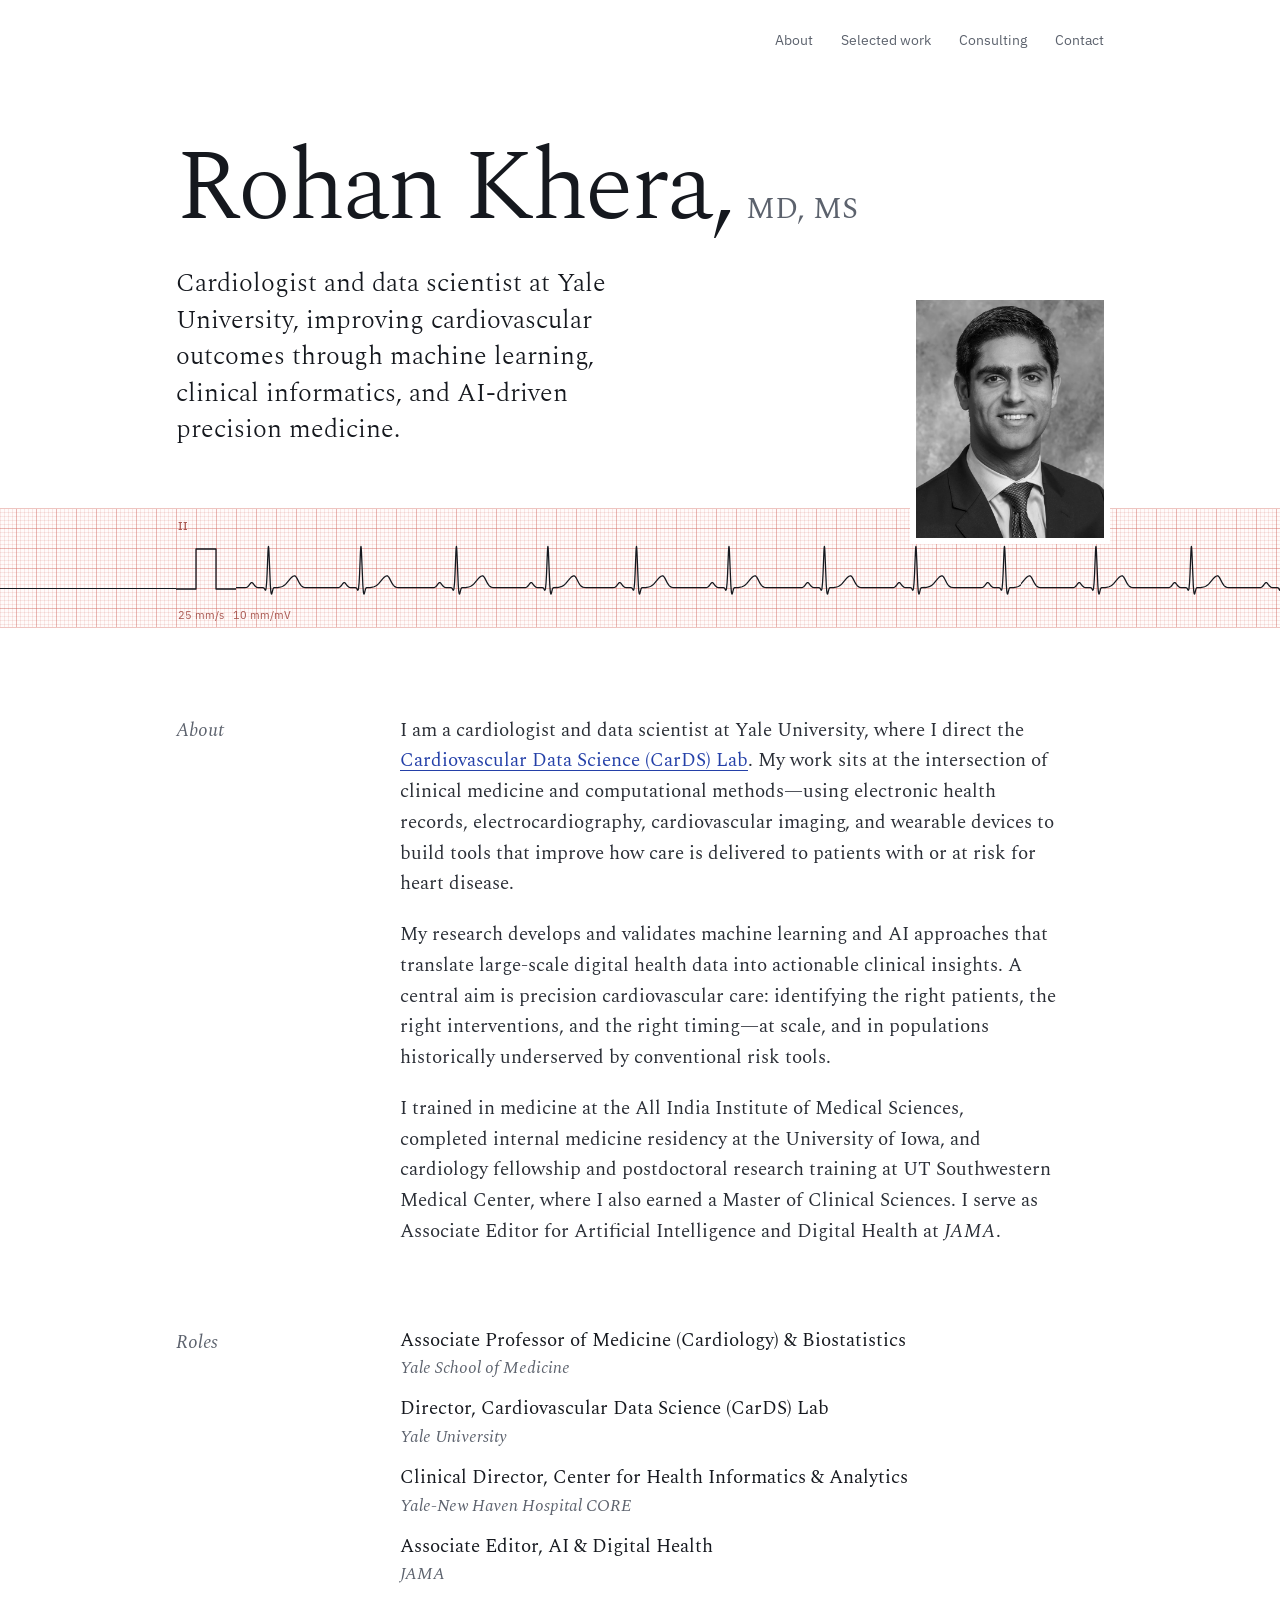
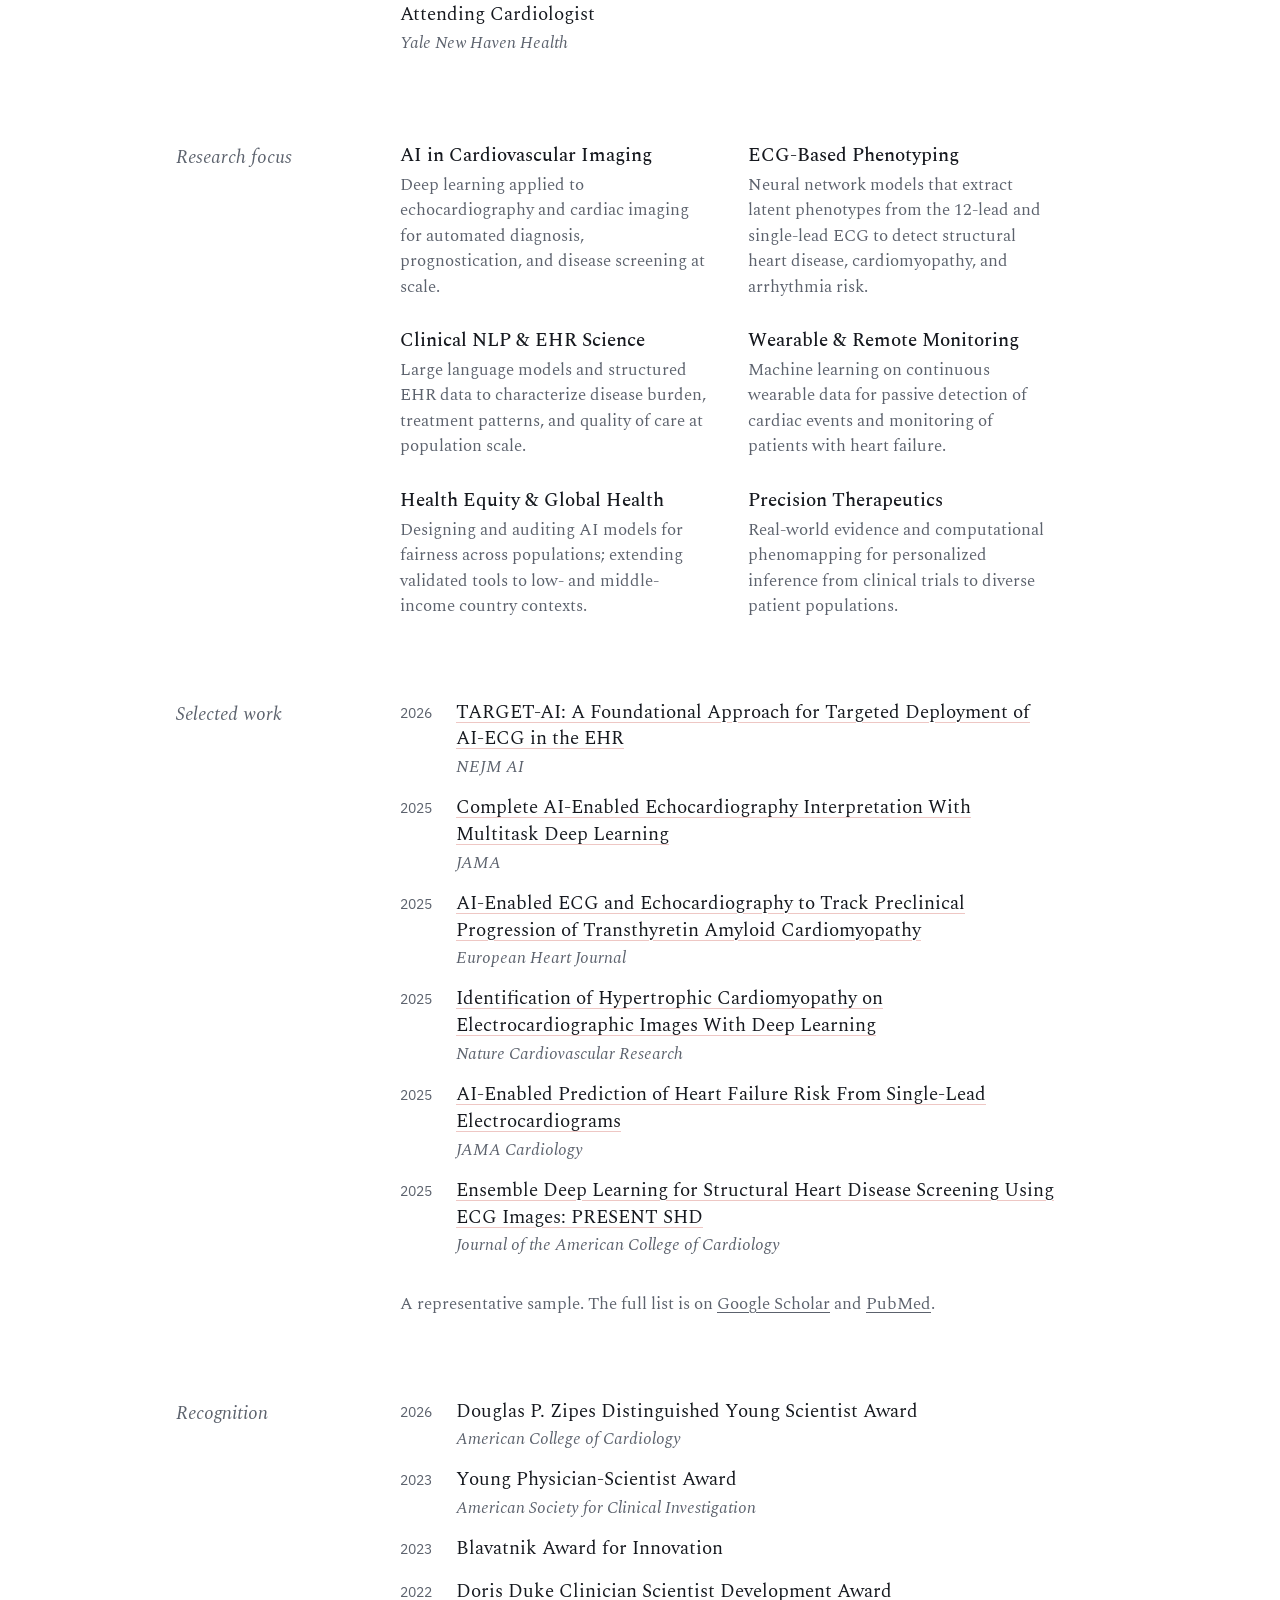
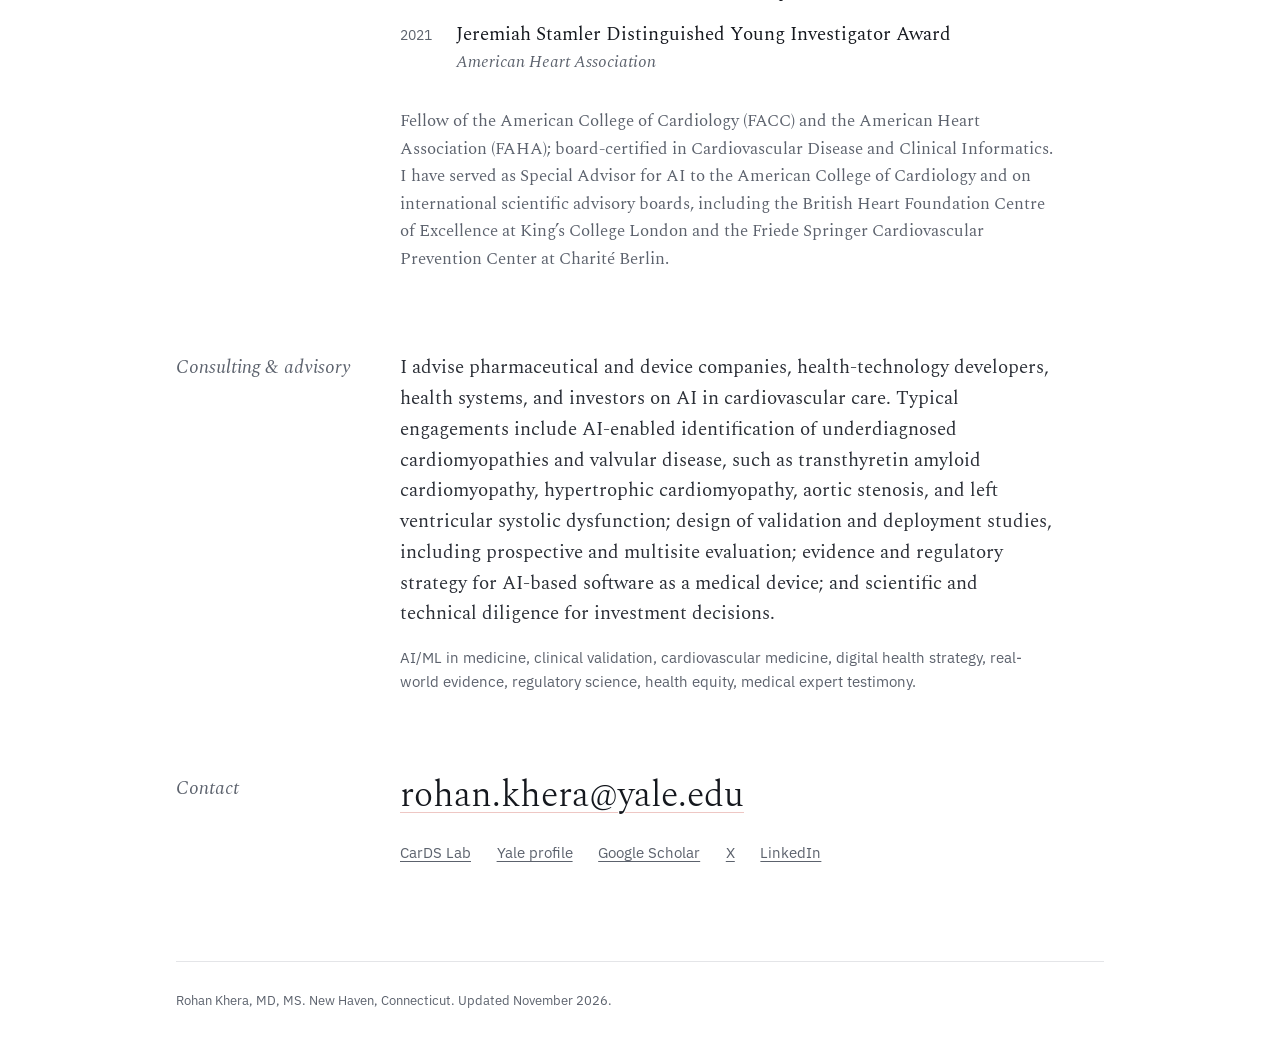
<file: index.html>
<!DOCTYPE html>
<html lang="en">
<head>
  <meta charset="UTF-8" />
  <meta name="viewport" content="width=device-width, initial-scale=1.0" />
  <title>Rohan Khera, MD, MS — Cardiologist &amp; Data Scientist</title>
  <meta name="description" content="Rohan Khera, MD, MS — Cardiologist and data scientist at Yale University and Director of the Cardiovascular Data Science (CarDS) Lab. AI in cardiovascular medicine, clinical validation, and advisory work." />
  <meta name="author" content="Rohan Khera" />
  <meta name="theme-color" content="#ffffff" media="(prefers-color-scheme: light)" />
  <meta name="theme-color" content="#0f1217" media="(prefers-color-scheme: dark)" />
  <link rel="canonical" href="https://rohankhera.com/" />

  <meta property="og:type" content="profile" />
  <meta property="og:url" content="https://rohankhera.com/" />
  <meta property="og:title" content="Rohan Khera, MD, MS" />
  <meta property="og:description" content="Cardiologist and data scientist at Yale University. Director of the CarDS Lab." />
  <meta property="og:image" content="https://rohankhera.com/og-image.jpg" />
  <meta property="og:image:width" content="1200" />
  <meta property="og:image:height" content="630" />
  <meta property="og:image:alt" content="Rohan Khera, MD, MS — Cardiologist and data scientist, Yale University" />
  <meta property="profile:first_name" content="Rohan" />
  <meta property="profile:last_name" content="Khera" />
  <meta name="twitter:card" content="summary_large_image" />
  <meta name="twitter:site" content="@rohan_khera" />
  <meta name="twitter:image" content="https://rohankhera.com/og-image.jpg" />

  <!-- Search engines read this. Keep jobTitle in step with the Roles section. -->
  <script type="application/ld+json">
  {
    "@context": "https://schema.org",
    "@type": "Person",
    "name": "Rohan Khera",
    "honorificSuffix": "MD, MS",
    "jobTitle": "Associate Professor of Medicine (Cardiology) and Biostatistics",
    "worksFor": { "@type": "Organization", "name": "Yale School of Medicine", "url": "https://medicine.yale.edu/" },
    "alumniOf": [
      { "@type": "CollegeOrUniversity", "name": "All India Institute of Medical Sciences" },
      { "@type": "CollegeOrUniversity", "name": "University of Iowa" },
      { "@type": "CollegeOrUniversity", "name": "UT Southwestern Medical Center" }
    ],
    "knowsAbout": ["Cardiology", "Artificial intelligence in medicine", "Machine learning", "Electrocardiography", "Echocardiography", "Clinical informatics"],
    "url": "https://rohankhera.com/",
    "image": "https://rohankhera.com/headshot.jpg",
    "sameAs": [
      "https://www.cards-lab.org/",
      "https://medicine.yale.edu/profile/rohan-khera/",
      "https://scholar.google.com/citations?user=9XhOK4AAAAAJ",
      "https://x.com/rohan_khera",
      "https://www.linkedin.com/in/r-khera/"
    ]
  }
  </script>

  <link rel="icon" type="image/svg+xml" href="assets/favicon.svg" />
  <link rel="apple-touch-icon" href="assets/apple-touch-icon.png" />
  <link rel="preload" href="assets/fonts/spectral-latin-300-normal.woff2" as="font" type="font/woff2" crossorigin />
  <link rel="preload" href="assets/fonts/spectral-latin-400-normal.woff2" as="font" type="font/woff2" crossorigin />
  <link rel="stylesheet" href="assets/site.css" />
</head>
<body>
  <a class="skip" href="#about">Skip to content</a>

  <header>
    <nav class="wrap topnav" aria-label="Sections">
      <a href="#about">About</a>
      <a href="#work">Selected work</a>
      <a href="#consulting">Consulting</a>
      <a href="#contact">Contact</a>
    </nav>

    <div class="wrap intro">
      <h1>Rohan Khera,<span class="degrees"> MD, MS</span></h1>
      <p class="lede">Cardiologist and data scientist at Yale University, improving cardiovascular outcomes through machine learning, clinical informatics, and AI-driven precision medicine.</p>
      <img class="portrait" src="headshot.jpg" alt="Portrait of Rohan Khera" width="640" height="800" />
    </div>

    <!-- Decorative rhythm strip. Nothing here needs editing. -->
    <div class="ecg" aria-hidden="true">
      <div class="wrap ecg__paper">
        <span class="ecg__note ecg__note--lead">II</span>
        <span class="ecg__note ecg__note--scale">25 mm/s   10 mm/mV</span>
      </div>
      <div class="ecg__ink">
        <div class="wrap ecg__run">
          <svg class="ecg__cal" width="60" height="120" viewBox="0 0 60 120"><path d="M0 80H20V40H40V80H60" /></svg>
          <span class="ecg__trace"></span>
        </div>
      </div>
    </div>
  </header>

  <main class="wrap">

    <!-- ═════════ ABOUT ═════════ -->
    <section class="section" id="about">
      <h2>About</h2>
      <div class="prose">
        <p>I am a cardiologist and data scientist at Yale University, where I direct the <a href="https://www.cards-lab.org/">Cardiovascular Data Science (CarDS) Lab</a>. My work sits at the intersection of clinical medicine and computational methods&mdash;using electronic health records, electrocardiography, cardiovascular imaging, and wearable devices to build tools that improve how care is delivered to patients with or at risk for heart disease.</p>
        <p>My research develops and validates machine learning and AI approaches that translate large-scale digital health data into actionable clinical insights. A central aim is precision cardiovascular care: identifying the right patients, the right interventions, and the right timing&mdash;at scale, and in populations historically underserved by conventional risk tools.</p>
        <p>I trained in medicine at the All India Institute of Medical Sciences, completed internal medicine residency at the University of Iowa, and cardiology fellowship and postdoctoral research training at UT Southwestern Medical Center, where I also earned a Master of Clinical Sciences. I serve as Associate Editor for Artificial Intelligence and Digital Health at <em>JAMA</em>.</p>
      </div>
    </section>

    <!-- ═════════ ROLES ═════════
         One <li> per role: the title, then where. -->
    <section class="section" id="roles">
      <h2>Roles</h2>
      <ul class="rows rows--plain">
        <li><div class="what">Associate Professor of Medicine (Cardiology) &amp; Biostatistics <span class="where">Yale School of Medicine</span></div></li>
        <li><div class="what">Director, Cardiovascular Data Science (CarDS) Lab <span class="where">Yale University</span></div></li>
        <li><div class="what">Clinical Director, Center for Health Informatics &amp; Analytics <span class="where">Yale-New Haven Hospital CORE</span></div></li>
        <li><div class="what">Associate Editor, AI &amp; Digital Health <span class="where">JAMA</span></div></li>
        <li><div class="what">Attending Cardiologist <span class="where">Yale New Haven Health</span></div></li>
      </ul>
    </section>

    <!-- ═════════ RESEARCH ═════════
         One <dt> (area) + <dd> (one sentence) per topic. -->
    <section class="section" id="research">
      <h2>Research focus</h2>
      <dl class="topics">
        <div>
          <dt>AI in Cardiovascular Imaging</dt>
          <dd>Deep learning applied to echocardiography and cardiac imaging for automated diagnosis, prognostication, and disease screening at scale.</dd>
        </div>
        <div>
          <dt>ECG-Based Phenotyping</dt>
          <dd>Neural network models that extract latent phenotypes from the 12-lead and single-lead ECG to detect structural heart disease, cardiomyopathy, and arrhythmia risk.</dd>
        </div>
        <div>
          <dt>Clinical NLP &amp; EHR Science</dt>
          <dd>Large language models and structured EHR data to characterize disease burden, treatment patterns, and quality of care at population scale.</dd>
        </div>
        <div>
          <dt>Wearable &amp; Remote Monitoring</dt>
          <dd>Machine learning on continuous wearable data for passive detection of cardiac events and monitoring of patients with heart failure.</dd>
        </div>
        <div>
          <dt>Health Equity &amp; Global Health</dt>
          <dd>Designing and auditing AI models for fairness across populations; extending validated tools to low- and middle-income country contexts.</dd>
        </div>
        <div>
          <dt>Precision Therapeutics</dt>
          <dd>Real-world evidence and computational phenomapping for personalized inference from clinical trials to diverse patient populations.</dd>
        </div>
      </dl>
    </section>

    <!-- ═════════ SELECTED WORK ═════════
         Newest first, about six. To add a paper, copy one <li> and change the
         year, link, title, and journal. -->
    <section class="section" id="work">
      <h2>Selected work</h2>
      <div>
        <ul class="rows">
          <li>
            <time>2026</time>
            <div class="what"><a href="https://doi.org/10.1056/AIoa2500588">TARGET-AI: A Foundational Approach for Targeted Deployment of AI-ECG in the EHR</a> <span class="where">NEJM AI</span></div>
          </li>
          <li>
            <time>2025</time>
            <div class="what"><a href="https://doi.org/10.1001/jama.2025.8731">Complete AI-Enabled Echocardiography Interpretation With Multitask Deep Learning</a> <span class="where">JAMA</span></div>
          </li>
          <li>
            <time>2025</time>
            <div class="what"><a href="https://academic.oup.com/eurheartj/article/46/37/3651/8206181">AI-Enabled ECG and Echocardiography to Track Preclinical Progression of Transthyretin Amyloid Cardiomyopathy</a> <span class="where">European Heart Journal</span></div>
          </li>
          <li>
            <time>2025</time>
            <div class="what"><a href="https://www.nature.com/articles/s44161-025-00685-3">Identification of Hypertrophic Cardiomyopathy on Electrocardiographic Images With Deep Learning</a> <span class="where">Nature Cardiovascular Research</span></div>
          </li>
          <li>
            <time>2025</time>
            <div class="what"><a href="https://doi.org/10.1001/jamacardio.2025.0492">AI-Enabled Prediction of Heart Failure Risk From Single-Lead Electrocardiograms</a> <span class="where">JAMA Cardiology</span></div>
          </li>
          <li>
            <time>2025</time>
            <div class="what"><a href="https://doi.org/10.1016/j.jacc.2025.01.040">Ensemble Deep Learning for Structural Heart Disease Screening Using ECG Images: PRESENT SHD</a> <span class="where">Journal of the American College of Cardiology</span></div>
          </li>
        </ul>
        <p class="aside-note">A representative sample. The full list is on <a href="https://scholar.google.com/citations?user=9XhOK4AAAAAJ&amp;hl=en">Google Scholar</a> and <a href="https://pubmed.ncbi.nlm.nih.gov/?term=khera+rohan%5Bauthor%5D">PubMed</a>.</p>
      </div>
    </section>

    <!-- ═════════ RECOGNITION ═════════
         Newest first. To add an award, copy one <li>. The "where" line is optional. -->
    <section class="section" id="recognition">
      <h2>Recognition</h2>
      <div>
        <ul class="rows">
          <li>
            <time>2026</time>
            <div class="what">Douglas P. Zipes Distinguished Young Scientist Award <span class="where">American College of Cardiology</span></div>
          </li>
          <li>
            <time>2023</time>
            <div class="what">Young Physician-Scientist Award <span class="where">American Society for Clinical Investigation</span></div>
          </li>
          <li>
            <time>2023</time>
            <div class="what">Blavatnik Award for Innovation</div>
          </li>
          <li>
            <time>2022</time>
            <div class="what">Doris Duke Clinician Scientist Development Award</div>
          </li>
          <li>
            <time>2021</time>
            <div class="what">Jeremiah Stamler Distinguished Young Investigator Award <span class="where">American Heart Association</span></div>
          </li>
        </ul>
        <p class="aside-note">Fellow of the American College of Cardiology (FACC) and the American Heart Association (FAHA); board-certified in Cardiovascular Disease and Clinical Informatics. I have served as Special Advisor for AI to the American College of Cardiology and on international scientific advisory boards, including the British Heart Foundation Centre of Excellence at King&rsquo;s College London and the Friede Springer Cardiovascular Prevention Center at Charit&eacute; Berlin.</p>
      </div>
    </section>

    <!-- ═════════ CONSULTING ═════════ -->
    <section class="section" id="consulting">
      <h2>Consulting &amp; advisory</h2>
      <div class="prose">
        <p>I advise pharmaceutical and device companies, health-technology developers, health systems, and investors on AI in cardiovascular care. Typical engagements include AI-enabled identification of underdiagnosed cardiomyopathies and valvular disease, such as transthyretin amyloid cardiomyopathy, hypertrophic cardiomyopathy, aortic stenosis, and left ventricular systolic dysfunction; design of validation and deployment studies, including prospective and multisite evaluation; evidence and regulatory strategy for AI-based software as a medical device; and scientific and technical diligence for investment decisions.</p>
        <p class="areas">AI/ML in medicine, clinical validation, cardiovascular medicine, digital health strategy, real-world evidence, regulatory science, health equity, medical expert testimony.</p>
      </div>
    </section>

    <!-- ═════════ CONTACT ═════════ -->
    <section class="section" id="contact">
      <h2>Contact</h2>
      <div>
        <a class="email" href="mailto:rohan.khera@yale.edu">rohan.khera@yale.edu</a>
        <ul class="elsewhere">
          <li><a href="https://www.cards-lab.org/">CarDS Lab</a></li>
          <li><a href="https://medicine.yale.edu/profile/rohan-khera/">Yale profile</a></li>
          <li><a href="https://scholar.google.com/citations?user=9XhOK4AAAAAJ&amp;hl=en">Google Scholar</a></li>
          <li><a href="https://x.com/rohan_khera">X</a></li>
          <li><a href="https://www.linkedin.com/in/r-khera/">LinkedIn</a></li>
        </ul>
      </div>
    </section>

  </main>

  <!-- Change the date here whenever the page is updated. -->
  <footer class="wrap">
    Rohan Khera, MD, MS. New Haven, Connecticut. Updated November 2026.
  </footer>
</body>
</html>
</file>
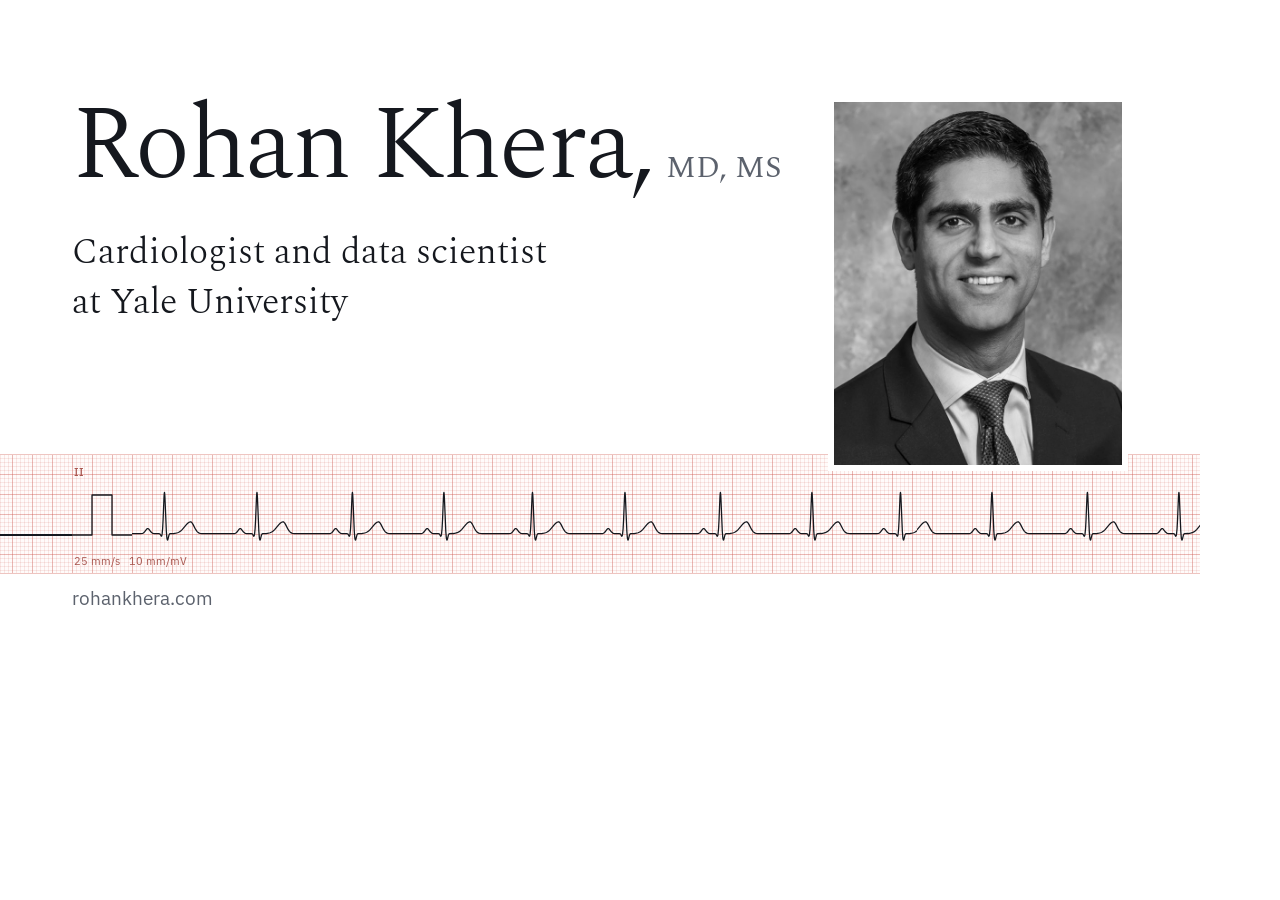
<file: tools/og.html>
<!DOCTYPE html>
<!-- Source for og-image.jpg (the card shown when the site is shared).
     Regenerate with: python3 tools/make_og.py -->
<html lang="en">
<head>
  <meta charset="UTF-8" />
  <meta name="robots" content="noindex" />
  <link rel="stylesheet" href="../assets/site.css" />
  <style>
    html, body { width: 1200px; height: 630px; overflow: hidden; background: #fff; }
    .card { position: relative; width: 1200px; height: 630px; }
    .text { position: absolute; left: 72px; top: 96px; }
    h1 { font-size: 104px; }
    .lede { font-size: 36px; max-width: none; margin-top: 30px; padding: 0; }
    .portrait { position: absolute; right: 72px; top: 96px; width: 300px; margin: 0; left: auto; z-index: 2; }
    .ecg { position: absolute; left: 0; right: 0; bottom: 56px; }
    .ecg .wrap { width: 1056px; margin-left: 72px; }
    .ecg__ink { animation: none; }
    .url { position: absolute; left: 72px; bottom: 16px; font-family: var(--sans); font-size: 19px; color: var(--muted); }
  </style>
</head>
<body>
  <div class="card">
    <div class="text">
      <h1>Rohan Khera,<span class="degrees"> MD, MS</span></h1>
      <p class="lede">Cardiologist and data scientist<br />at Yale University</p>
    </div>
    <img class="portrait" src="../headshot.jpg" alt="" />
    <div class="ecg">
      <div class="wrap ecg__paper">
        <span class="ecg__note ecg__note--lead">II</span>
        <span class="ecg__note ecg__note--scale">25 mm/s   10 mm/mV</span>
      </div>
      <div class="ecg__ink">
        <div class="wrap ecg__run">
          <svg class="ecg__cal" width="60" height="120" viewBox="0 0 60 120"><path d="M0 80H20V40H40V80H60" /></svg>
          <span class="ecg__trace"></span>
        </div>
      </div>
    </div>
    <div class="url">rohankhera.com</div>
  </div>
</body>
</html>
</file>
<file: assets/site.css>
/* rohankhera.com
   Paper white, ink, the rose grid of ECG paper, and ballpoint blue for links.
   Spectral for reading, IBM Plex Sans for dates and small print. */

@font-face { font-family: "Spectral"; font-style: normal; font-weight: 300; font-display: swap; src: url("fonts/spectral-latin-300-normal.woff2") format("woff2"); }
@font-face { font-family: "Spectral"; font-style: normal; font-weight: 400; font-display: swap; src: url("fonts/spectral-latin-400-normal.woff2") format("woff2"); }
@font-face { font-family: "Spectral"; font-style: italic; font-weight: 400; font-display: swap; src: url("fonts/spectral-latin-400-italic.woff2") format("woff2"); }
@font-face { font-family: "Spectral"; font-style: normal; font-weight: 500; font-display: swap; src: url("fonts/spectral-latin-500-normal.woff2") format("woff2"); }
@font-face { font-family: "IBM Plex Sans"; font-style: normal; font-weight: 400; font-display: swap; src: url("fonts/ibm-plex-sans-latin-400-normal.woff2") format("woff2"); }
@font-face { font-family: "IBM Plex Sans"; font-style: normal; font-weight: 500; font-display: swap; src: url("fonts/ibm-plex-sans-latin-500-normal.woff2") format("woff2"); }

:root {
  --paper: #ffffff;
  --ink: #15181e;
  --text: #2a2e36;
  --muted: #5c626d;
  --rule: #e4e5e8;
  --link: #2440a8;
  --strip: #fffbfa;
  --grid-major: rgba(206, 92, 84, 0.34);
  --grid-minor: rgba(206, 92, 84, 0.13);
  --grid-note: #a85750;

  --serif: "Spectral", "Iowan Old Style", Georgia, serif;
  --sans: "IBM Plex Sans", "Helvetica Neue", Arial, sans-serif;

  --mm: 4px;               /* one small square of ECG paper */
  --side: 12rem;           /* width of the side-heading column */
}

@media (prefers-color-scheme: dark) {
  :root {
    --paper: #0f1217;
    --ink: #f2f0ea;
    --text: #d8d6d0;
    --muted: #a0a5af;
    --rule: #262b34;
    --link: #a9bdff;
    --strip: #12151b;
    --grid-major: rgba(232, 128, 120, 0.26);
    --grid-minor: rgba(232, 128, 120, 0.10);
    --grid-note: #c98a84;
  }
}

*, *::before, *::after { box-sizing: border-box; }
html { -webkit-text-size-adjust: 100%; scroll-behavior: smooth; }

body {
  margin: 0;
  background: var(--paper);
  color: var(--text);
  font-family: var(--serif);
  font-size: 1.1875rem;
  line-height: 1.62;
  -webkit-font-smoothing: antialiased;
  text-rendering: optimizeLegibility;
}

h1, h2, h3, p, ul, dl, dd { margin: 0; padding: 0; }
ul { list-style: none; }
img { display: block; max-width: 100%; height: auto; }

a { color: var(--link); text-decoration-thickness: 1px; text-underline-offset: 0.2em; }
a:hover { text-decoration-thickness: 2px; }
a:focus-visible { outline: 2px solid var(--link); outline-offset: 3px; border-radius: 2px; }
::selection { background: var(--link); color: var(--paper); }

.wrap { width: min(58rem, 100% - 3rem); margin-inline: auto; }

.skip { position: absolute; left: -999rem; font-family: var(--sans); font-size: 0.9rem; }
.skip:focus { left: 1rem; top: 1rem; background: var(--paper); padding: 0.5rem 0.75rem; z-index: 10; }

/* ───────── Top of page ───────── */

.topnav {
  display: flex;
  justify-content: flex-end;
  flex-wrap: wrap;
  gap: 0.25rem 1.75rem;
  padding-top: 1.75rem;
  font-family: var(--sans);
  font-size: 0.9rem;
}
.topnav a { color: var(--muted); text-decoration: none; }
.topnav a:hover { color: var(--ink); text-decoration: underline; text-decoration-thickness: 1px; }

.intro {
  display: grid;
  grid-template-columns: minmax(0, 1fr) auto;
  align-items: end;
  column-gap: 3rem;
  padding-top: clamp(3rem, 8vw, 5.5rem);
}
.intro h1 { grid-column: 1 / -1; }

h1 {
  font-weight: 300;
  font-size: clamp(3rem, 9.4vw, 6.25rem);
  line-height: 0.98;
  letter-spacing: -0.025em;
  color: var(--ink);
}
h1 .degrees {
  margin-left: 0.15em;
  font-size: 0.3em;
  font-weight: 400;
  letter-spacing: 0;
  color: var(--muted);
  white-space: nowrap;
}

.lede {
  align-self: start;
  margin-top: 1.75rem;
  padding-bottom: clamp(2.5rem, 5vw, 3.75rem);
  max-width: 36ch;
  font-weight: 300;
  font-size: clamp(1.3rem, 2.3vw, 1.65rem);
  line-height: 1.38;
  color: var(--ink);
}

.portrait {
  position: relative;
  z-index: 1;
  width: clamp(10rem, 17vw, 12.5rem);
  aspect-ratio: 4 / 5;
  margin-top: 1.75rem;
  object-fit: cover;
  filter: grayscale(1) contrast(1.04);
  border: 6px solid var(--paper);
  margin-bottom: calc(-9 * var(--mm));   /* rests on the rhythm strip */
  left: 6px;                             /* so the photo, not its border, meets the edge */
}

/* ───────── Rhythm strip ─────────
   25 mm/s, 10 mm/mV, 1 mm = 4px. Lead II, sinus rhythm.
   The trace is assets/ecg.svg (made by tools/make_ecg.py), used as a mask so
   it takes its colour from the page. */

.ecg {
  position: relative;
  height: calc(30 * var(--mm));
  overflow: hidden;
  background: var(--strip);
  border-block: 1px solid var(--grid-major);
  color: var(--ink);
}

.ecg__paper, .ecg__run { position: relative; height: 100%; }

/* grid, kept in phase with the calibration pulse at the left edge of the text */
.ecg__paper::before {
  content: "";
  position: absolute;
  inset: 0 calc(-1250 * var(--mm));
  background:
    linear-gradient(var(--grid-major) 1px, transparent 1px) 0 -1px / 100% calc(5 * var(--mm)),
    linear-gradient(90deg, var(--grid-major) 1px, transparent 1px) 0 0 / calc(5 * var(--mm)) 100%,
    linear-gradient(var(--grid-minor) 1px, transparent 1px) 0 -1px / 100% var(--mm),
    linear-gradient(90deg, var(--grid-minor) 1px, transparent 1px) 0 0 / var(--mm) 100%;
}

.ecg__note {
  position: absolute;
  font-family: var(--sans);
  font-size: 0.6875rem;
  line-height: 1;
  color: var(--grid-note);
  white-space: pre;
}
.ecg__note--lead { left: 2px; top: calc(3 * var(--mm)); font-weight: 500; }
.ecg__note--scale { left: 2px; bottom: calc(1.5 * var(--mm)); }

.ecg__ink { position: absolute; inset: 0; }

.ecg__run::before {                      /* flat lead-in from the left edge */
  content: "";
  position: absolute;
  right: 100%;
  top: calc(20 * var(--mm) - 0.65px);
  width: 100vw;
  height: 1.3px;
  background: currentColor;
}

.ecg__cal { position: absolute; left: 0; top: 0; overflow: visible; }
.ecg__cal path { fill: none; stroke: currentColor; stroke-width: 1.3; stroke-linejoin: round; }

.ecg__trace {
  position: absolute;
  left: 60px;
  top: 0;
  width: 200vw;
  height: 100%;
}
@supports (mask-image: url("x.svg")) or (-webkit-mask-image: url("x.svg")) {
  .ecg__trace {
    background: currentColor;
    -webkit-mask: url("ecg.svg") 0 0 / auto 100% repeat-x;
            mask: url("ecg.svg") 0 0 / auto 100% repeat-x;
  }
}

/* the one piece of motion on the page: the strip records once, left to right */
@media (prefers-reduced-motion: no-preference) {
  .ecg__ink { animation: record 2.6s cubic-bezier(0.3, 0, 0.6, 1) 0.25s both; }
  @keyframes record {
    from { clip-path: inset(0 100% 0 0); }
    to   { clip-path: inset(0 0 0 0); }
  }
}

/* ───────── Sections ───────── */

main { padding-block: clamp(3rem, 7vw, 5.5rem) 1rem; }

.section {
  display: grid;
  grid-template-columns: var(--side) minmax(0, 1fr);
  column-gap: 2rem;
  padding-bottom: clamp(3.25rem, 7vw, 5rem);
  scroll-margin-top: 2rem;
}

.section > h2 {
  font-style: italic;
  font-weight: 400;
  font-size: 1.1875rem;
  line-height: 1.62;
  color: var(--muted);
}

.section > :not(h2) { max-width: 41rem; }

.prose p + p { margin-top: 1.05em; }

/* rows: a year (or nothing) on the left, the entry on the right */
.rows li {
  display: grid;
  grid-template-columns: 3.5rem minmax(0, 1fr);
  align-items: baseline;
  padding-block: 0.5rem;
}
.rows li:first-child { padding-top: 0; }
.rows time {
  font-family: var(--sans);
  font-size: 0.875rem;
  font-variant-numeric: tabular-nums;
  color: var(--muted);
}
.rows .what { color: var(--ink); line-height: 1.42; }
.rows .where { display: block; font-style: italic; font-size: 1.0625rem; color: var(--muted); margin-top: 0.1rem; }
.rows a { color: inherit; text-decoration-color: var(--grid-major); text-decoration-thickness: 1px; }
.rows a:hover { color: var(--link); text-decoration-color: currentColor; }

.rows--plain li { grid-template-columns: minmax(0, 1fr); }

.aside-note { margin-top: 1.6rem; font-size: 1.0625rem; color: var(--muted); }
.aside-note a { color: inherit; }
.aside-note a:hover { color: var(--link); }

.topics { display: grid; grid-template-columns: repeat(2, minmax(0, 1fr)); gap: 1.75rem 2.5rem; }
.topics dt { font-weight: 500; color: var(--ink); line-height: 1.35; }
.topics dd { margin-top: 0.25rem; font-size: 1.0625rem; line-height: 1.5; color: var(--muted); }

.areas { margin-top: 1.4rem; font-family: var(--sans); font-size: 0.9375rem; line-height: 1.6; color: var(--muted); }

.email {
  display: inline-block;
  font-weight: 300;
  font-size: clamp(1.5rem, 4.6vw, 2.25rem);
  line-height: 1.2;
  color: var(--ink);
  text-decoration-color: var(--grid-major);
  text-decoration-thickness: 1px;
  text-underline-offset: 0.18em;
  overflow-wrap: anywhere;
}
.email:hover { color: var(--link); text-decoration-color: currentColor; text-decoration-thickness: 1px; }

.elsewhere {
  margin-top: 1.5rem;
  display: flex;
  flex-wrap: wrap;
  gap: 0.35rem 1.6rem;
  font-family: var(--sans);
  font-size: 0.9375rem;
}
.elsewhere a { color: var(--muted); }
.elsewhere a:hover { color: var(--link); }

footer {
  padding-block: 1.75rem 3rem;
  border-top: 1px solid var(--rule);
  font-family: var(--sans);
  font-size: 0.8125rem;
  color: var(--muted);
}

/* ───────── Smaller screens ───────── */

@media (max-width: 54rem) {
  :root { --side: 9.5rem; }
}

@media (max-width: 44rem) {
  body { font-size: 1.125rem; }
  .wrap { width: min(58rem, 100% - 2.5rem); }
  .topnav { justify-content: flex-start; gap: 0.25rem 1.35rem; }
  .intro { grid-template-columns: minmax(0, 1fr); padding-top: 2.75rem; }
  .intro h1 { order: 2; margin-top: 1.75rem; }
  .lede { order: 3; margin-top: 1.25rem; }
  .portrait { order: 1; width: 7.25rem; margin: 0; border: 0; left: 0; }
  .section { grid-template-columns: minmax(0, 1fr); row-gap: 0.9rem; }
  .section > h2 { font-size: 1.125rem; }
  .topics { grid-template-columns: minmax(0, 1fr); gap: 1.4rem; }
  .rows li { grid-template-columns: 3.1rem minmax(0, 1fr); }
  .rows--plain li { grid-template-columns: minmax(0, 1fr); }
}

@media (prefers-reduced-motion: reduce) {
  html { scroll-behavior: auto; }
}

/* ───────── Print ───────── */

@media print {
  :root { --paper: #fff; --ink: #000; --text: #111; --muted: #444; --link: #000; }
  body { font-size: 10.5pt; }
  .topnav, .ecg, .skip { display: none; }
  .intro { padding-top: 0; }
  .lede { padding-bottom: 1.5rem; }
  .portrait { margin-bottom: 1.5rem; width: 8rem; filter: none; }
  h1 { font-size: 34pt; }
  main { padding-top: 0; }
  .section { padding-bottom: 1.4rem; break-inside: avoid; }
}
</file>
